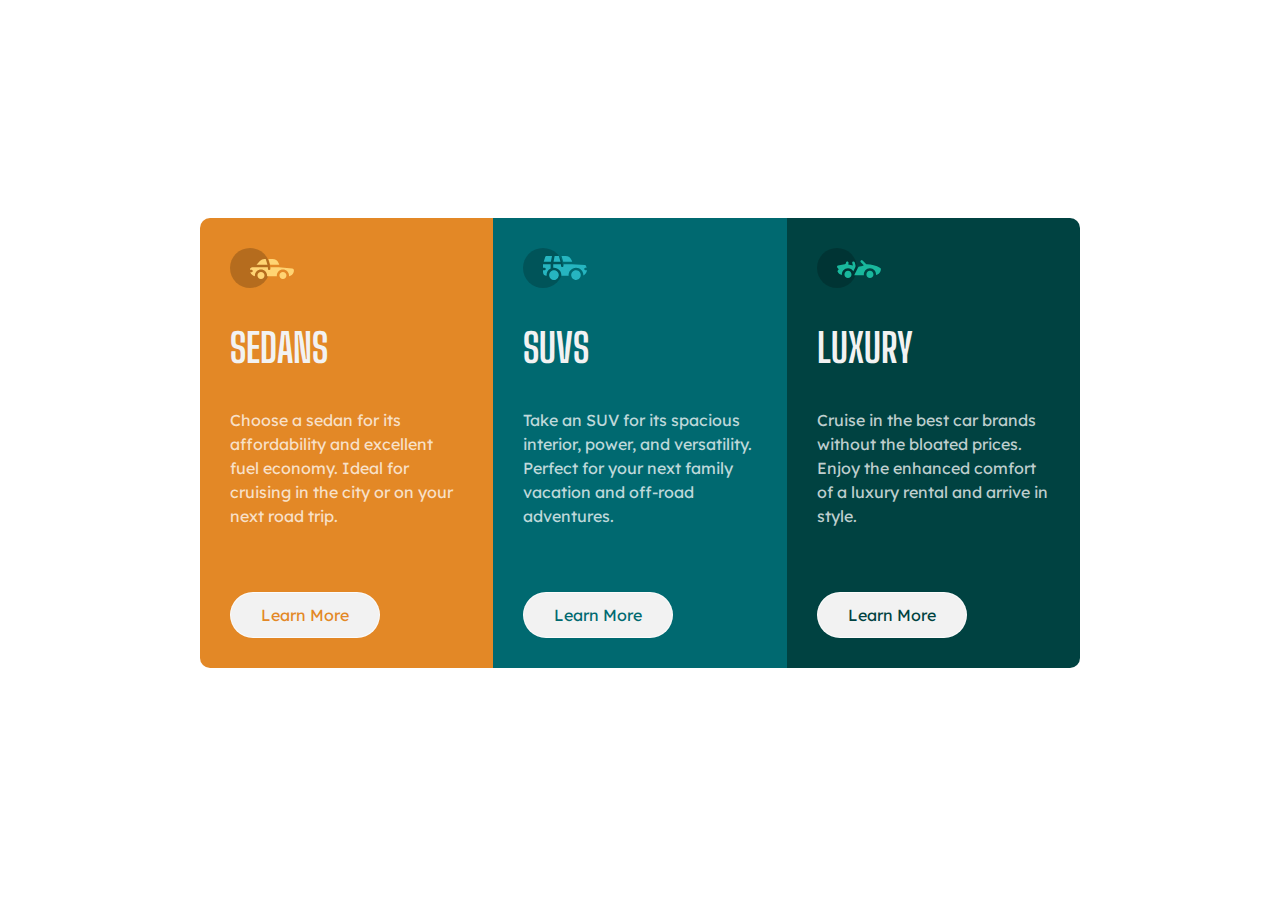
<file: column-preview-card/index.html>
<!DOCTYPE html>
<html lang="en">
  <head>
    <meta charset="UTF-8" />
    <link rel="icon" type="image/png" href="./img/favicon-32x32.png" />
    <meta name="viewport" content="width=device-width, initial-scale=1.0" />
    <title>Preview Card</title>
    <link rel="preconnect" href="https://fonts.googleapis.com" />
    <link rel="preconnect" href="https://fonts.gstatic.com" crossorigin />
    <link
      href="https://fonts.googleapis.com/css2?family=Big+Shoulders+Display:wght@700&family=Lexend+Deca&display=swap"
      rel="stylesheet"
    />
    <link rel="stylesheet" href="style.css" />
  </head>
  <body>
    <main>
      <div class="wrapper">
        <div class="cars">
          <div class="sedan car">
            <img src="img/icon-sedans.svg" alt="Sedan" />
            <h1>sedans</h1>
            <p>
              Choose a sedan for its affordability and excellent fuel economy.
              Ideal for cruising in the city or on your next road trip.
            </p>
            <a class="learn" href="#">learn more</a>
          </div>
          <div class="suvs car">
            <img src="img/icon-suvs.svg" alt="Suvs" />
            <h1>suvs</h1>
            <p>
              Take an SUV for its spacious interior, power, and versatility.
              Perfect for your next family vacation and off-road adventures.
            </p>
            <a class="learn" href="#">learn more</a>
          </div>
          <div class="luxury car">
            <img src="img/icon-luxury.svg" alt="Luxury" />
            <h1>luxury</h1>
            <p>
              Cruise in the best car brands without the bloated prices. Enjoy
              the enhanced comfort of a luxury rental and arrive in style.
            </p>
            <a class="learn" href="#">learn more</a>
          </div>
        </div>
      </div>
    </main>
  </body>
</html>
</file>
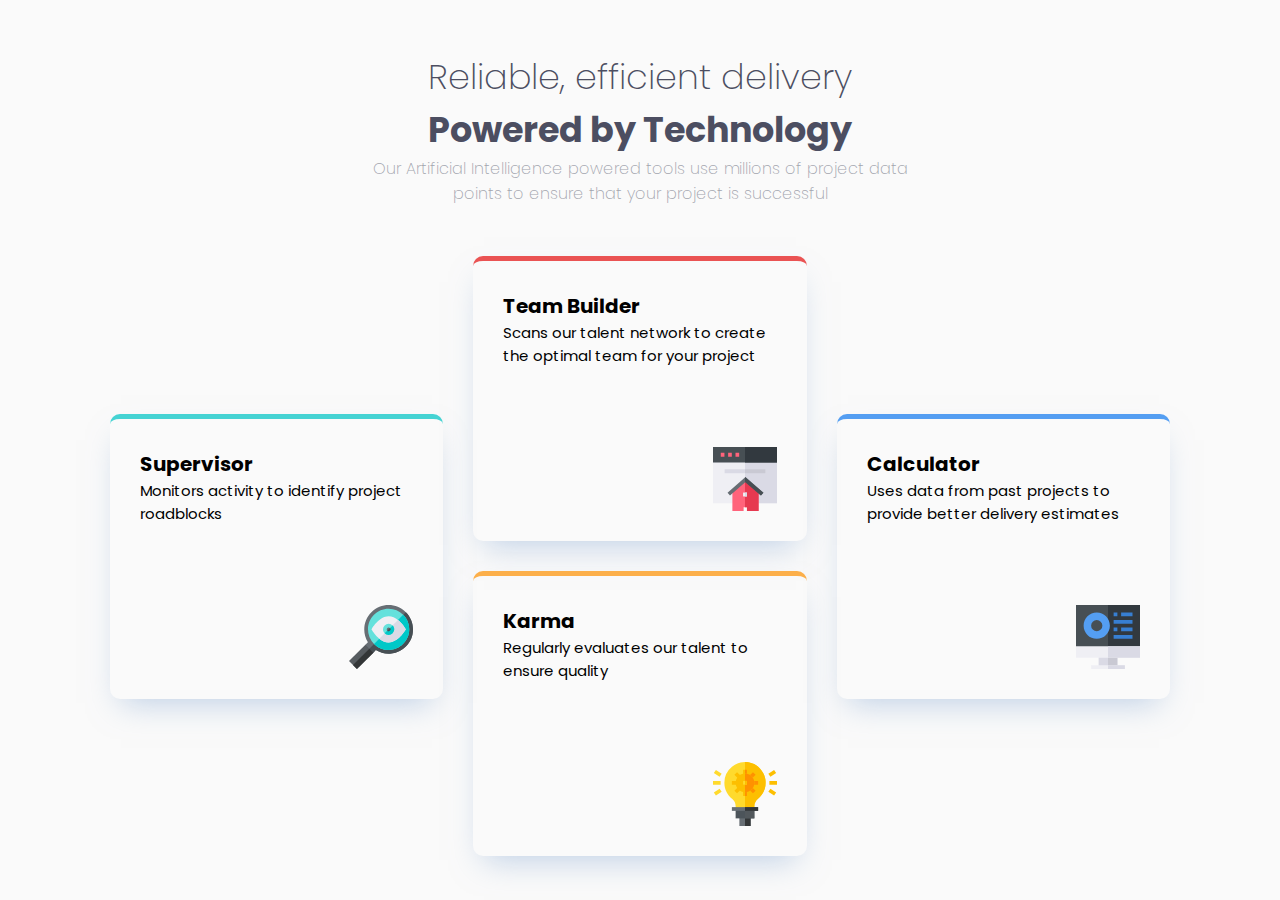
<file: four-card-feature/index.html>
<!DOCTYPE html>
<html lang="en">
  <head>
    <meta charset="UTF-8" />
    <meta name="viewport" content="width=device-width, initial-scale=1.0" />
    <title>Four Card Feature</title>
    <link rel="preconnect" href="https://fonts.googleapis.com" />
    <link rel="preconnect" href="https://fonts.gstatic.com" crossorigin />
    <link
      href="https://fonts.googleapis.com/css2?family=Poppins:wght@200;400;600&display=swap"
      rel="stylesheet"
    />
    <link rel="stylesheet" href="style.css" />
  </head>
  <body>
    <main>
      <div class="container">
        <div class="heading">
          <span>Reliable, efficient delivery</span>
          <h1>Powered by Technology</h1>
          <p>
            Our Artificial Intelligence powered tools use millions of project
            data points to ensure that your project is successful
          </p>
        </div>
        <div class="cards">
          <!-- Js Content Here -->
        </div>
      </div>
    </main>
    <script src="script.js"></script>
  </body>
</html>
</file>
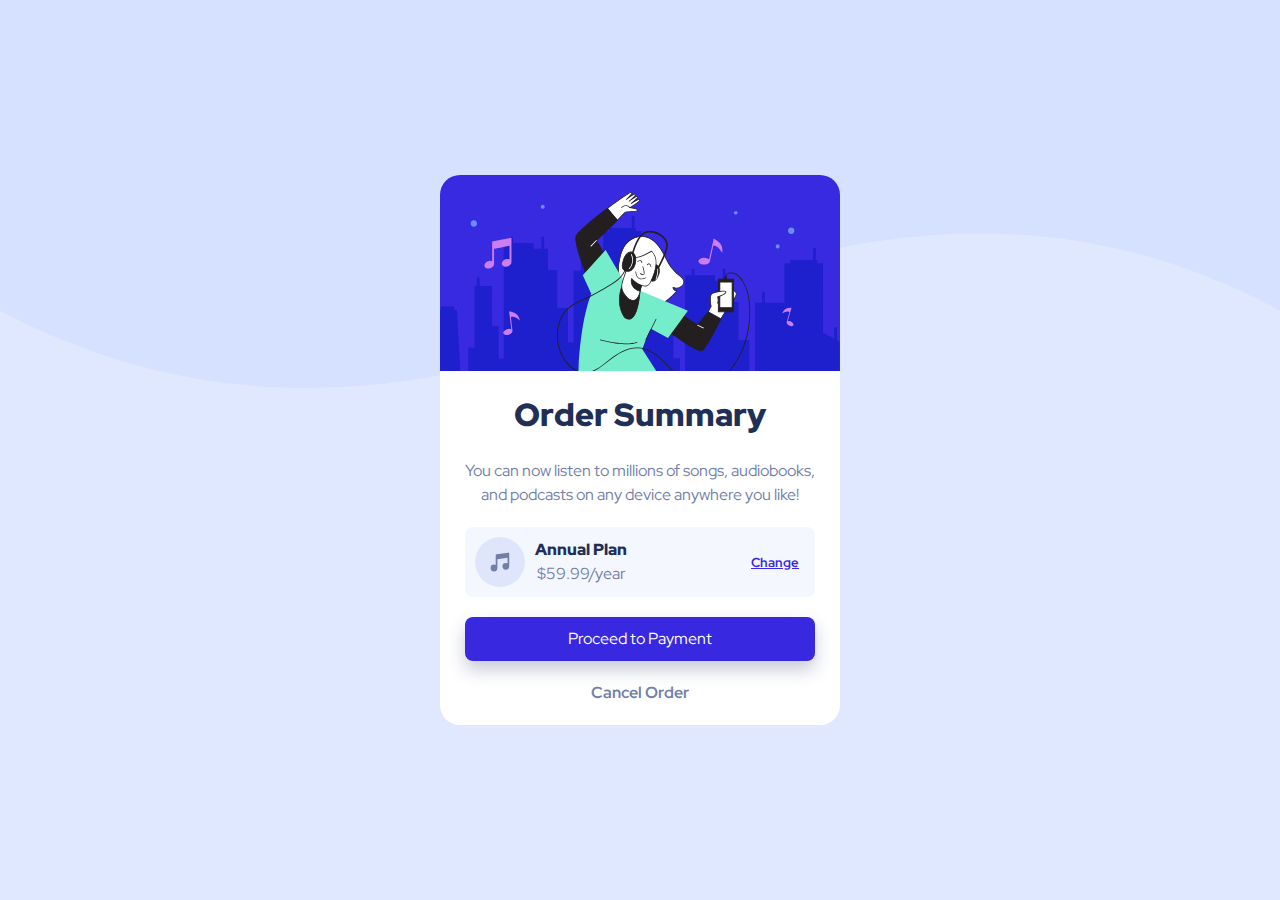
<file: order-summary/index.html>
<!DOCTYPE html>
<html lang="en">
  <head>
    <meta charset="UTF-8" />
    <link rel="icon" type="image/png" href="./img/favicon-32x32.png" />
    <meta name="viewport" content="width=device-width, initial-scale=1.0" />
    <title>Order Summary</title>
    <link rel="preconnect" href="https://fonts.googleapis.com" />
    <link rel="preconnect" href="https://fonts.gstatic.com" crossorigin />
    <link
      href="https://fonts.googleapis.com/css2?family=Red+Hat+Display:wght@500;700;900&display=swap"
      rel="stylesheet"
    />
    <link rel="stylesheet" href="style.css" />
  </head>
  <body>
    <main>
      <div class="container">
        <div class="order">
          <header class="order__header">
            <img src="img/illustration-hero.svg" alt="Summery Hero" />
          </header>
          <div class="order__body">
            <h1>Order Summary</h1>
            <p>
              You can now listen to millions of songs, audiobooks, and podcasts
              on any device anywhere you like!
            </p>
            <div class="order__plan">
              <img src="img/icon-music.svg" alt="Icon Music" />
              <div class="order__desc">
                <p>Annual Plan</p>
                <p>$59.99/year</p>
              </div>
              <button type="button">Change</button>
            </div>
            <a href="#" class="btn__payment">Proceed to Payment</a>
            <a href="#" class="btn__cancel">Cancel Order</a>
          </div>
        </div>
      </div>
    </main>
  </body>
</html>
</file>
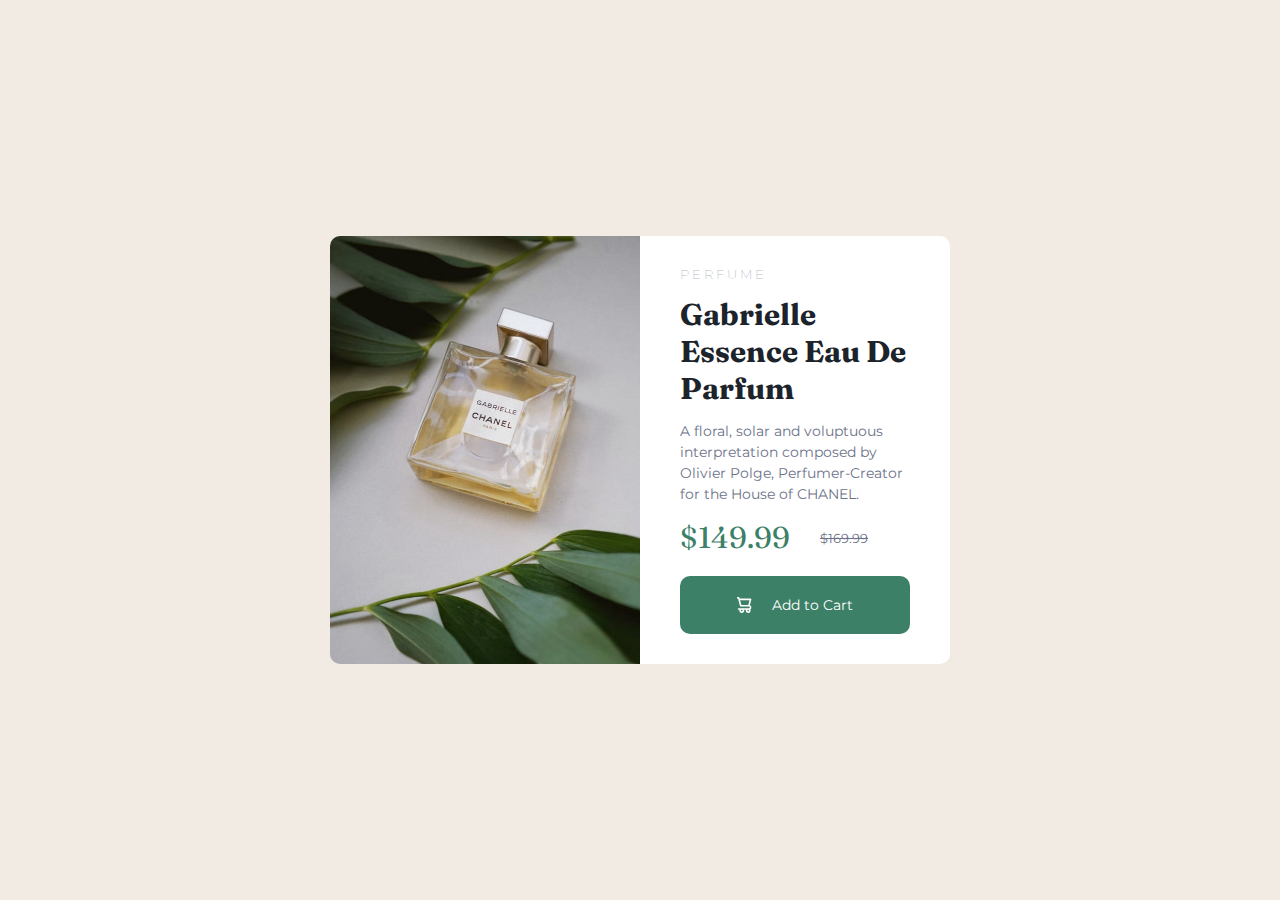
<file: product-preview-card/index.html>
<!DOCTYPE html>
<html lang="en">
  <head>
    <meta charset="UTF-8" />
    <link rel="icon" type="image/png" href="./img/favicon-32x32.png" />
    <meta name="viewport" content="width=device-width, initial-scale=1.0" />
    <title>Product Preview Card</title>
    <link rel="preconnect" href="https://fonts.googleapis.com" />
    <link rel="preconnect" href="https://fonts.gstatic.com" crossorigin />
    <link
      href="https://fonts.googleapis.com/css2?family=Fraunces:opsz,wght@9..144,700&family=Montserrat:wght@500;700&display=swap"
      rel="stylesheet"
    />
    <link rel="stylesheet" href="style.css" />
  </head>
  <body>
    <main>
      <div class="container">
        <div class="card">
          <div class="card__img col"></div>
          <div class="card__content col">
            <span>perfume</span>
            <h1>Gabrielle Essence Eau De Parfum</h1>
            <p>
              A floral, solar and voluptuous interpretation composed by Olivier
              Polge, Perfumer-Creator for the House of CHANEL.
            </p>
            <div class="card__price">
              <p class="current">$149.99</p>
              <small class="prev">$169.99</small>
            </div>
            <button class="btn" type="button">
              <img src="img/icon-cart.svg" alt="" />
              Add to Cart
            </button>
          </div>
        </div>
      </div>
    </main>
  </body>
</html>
</file>
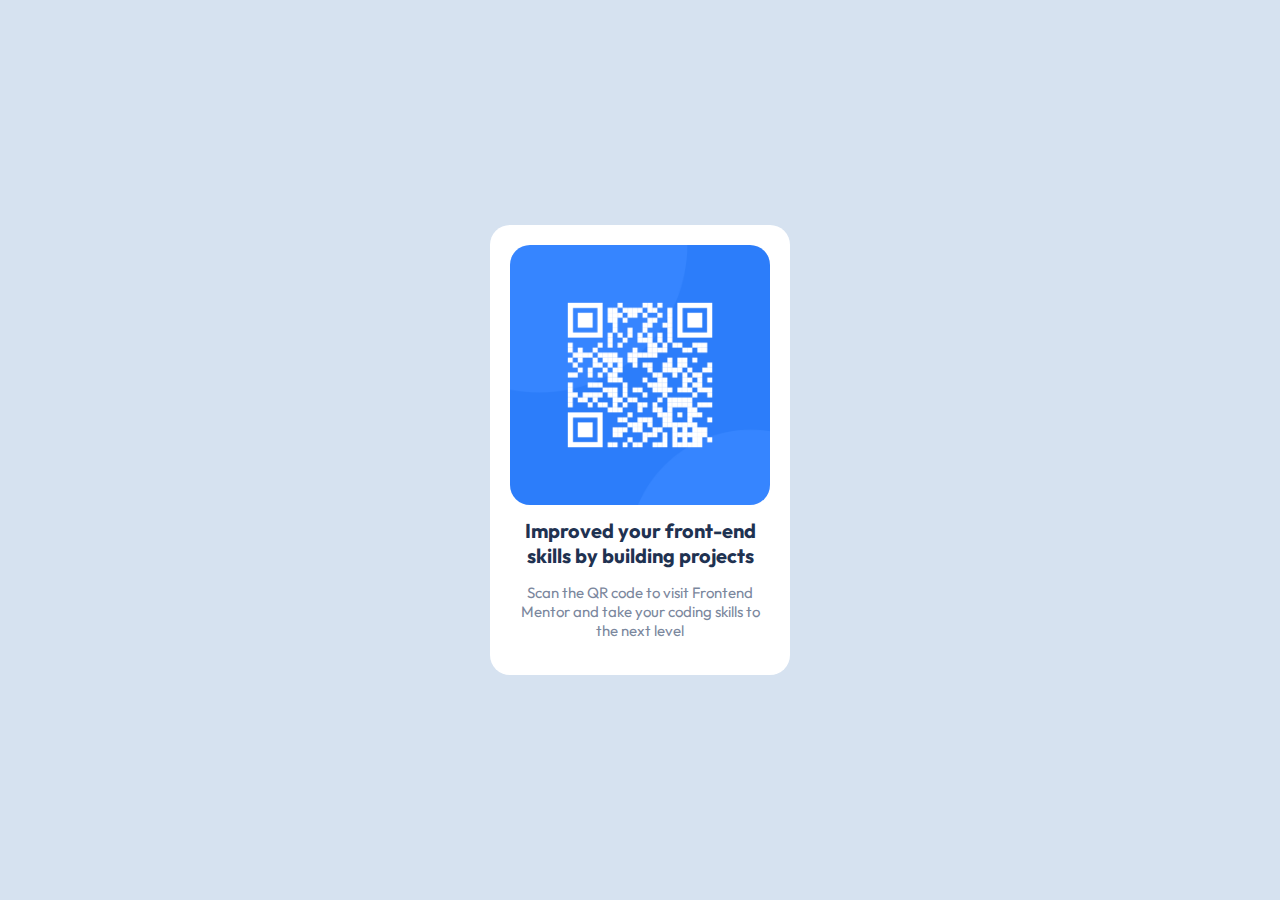
<file: qr-code/index.html>
<!DOCTYPE html>
<html lang="en">
  <head>
    <meta charset="UTF-8" />
    <meta name="viewport" content="width=device-width, initial-scale=1.0" />
    <title>QR Code</title>
    <link rel="preconnect" href="https://fonts.googleapis.com" />
    <link rel="preconnect" href="https://fonts.gstatic.com" crossorigin />
    <link
      href="https://fonts.googleapis.com/css2?family=Outfit:wght@400;700&display=swap"
      rel="stylesheet"
    />
    <link rel="stylesheet" href="style.css" />
  </head>
  <body>
    <main>
      <div class="container">
        <div class="qrcode">
          <div class="qrcode__img">
            <img src="img/image-qr-code.png" alt="Frontend Mentor" />
          </div>
          <div class="qrcode__text">
            <div class="qrcode__heading">
              <h1>Improved your front-end skills by building projects</h1>
            </div>
            <p>
              Scan the QR code to visit Frontend Mentor and take your coding
              skills to the next level
            </p>
          </div>
        </div>
      </div>
    </main>
  </body>
</html>
</file>
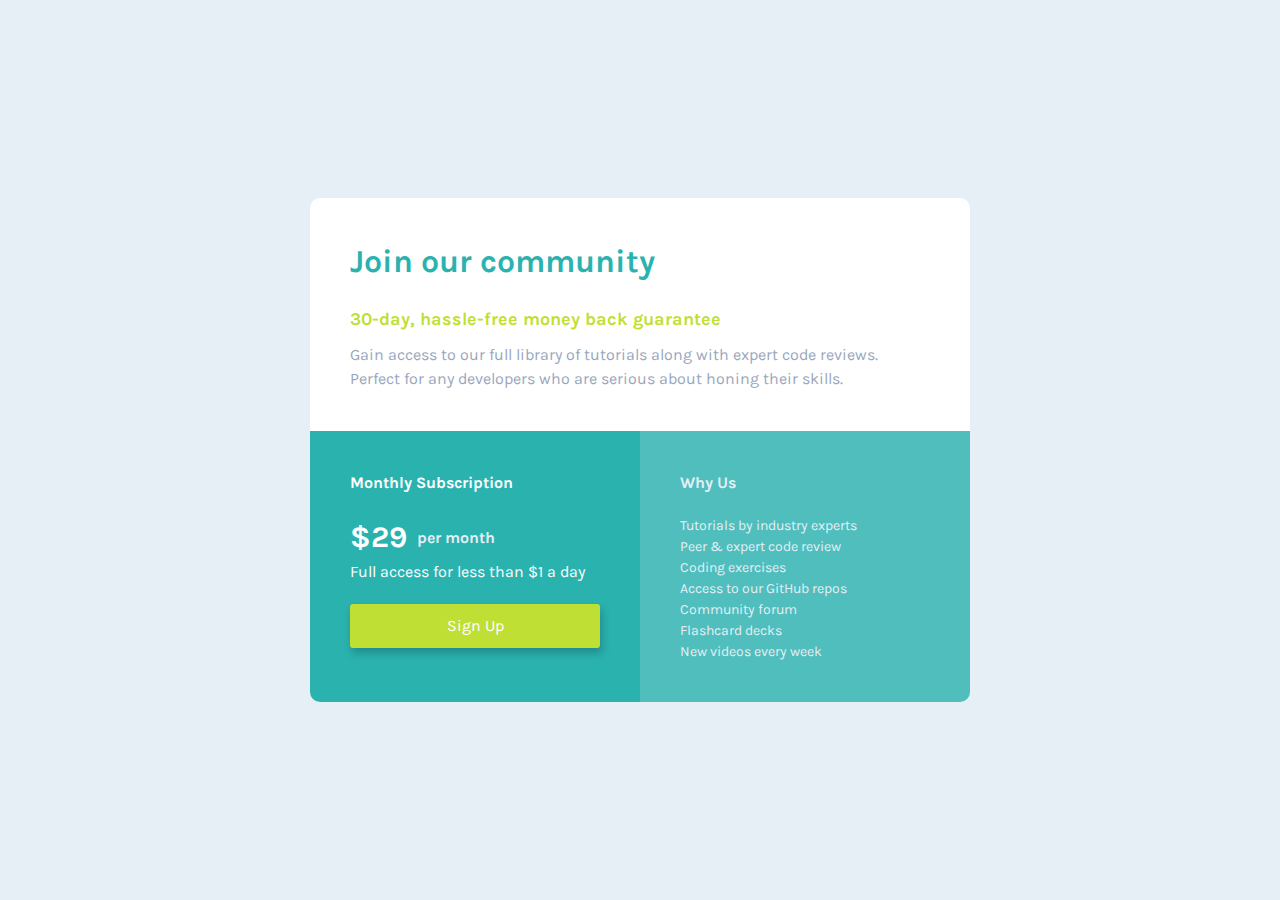
<file: single-price-grid/index.html>
<!DOCTYPE html>
<html lang="en">
  <head>
    <meta charset="UTF-8" />
    <meta name="viewport" content="width=device-width, initial-scale=1.0" />
    <title>Single Price Grid</title>
    <link rel="preconnect" href="https://fonts.googleapis.com" />
    <link rel="preconnect" href="https://fonts.gstatic.com" crossorigin />
    <link
      href="https://fonts.googleapis.com/css2?family=Karla:wght@400;700&display=swap"
      rel="stylesheet"
    />
    <link rel="stylesheet" href="style.css" />
  </head>
  <body>
    <main>
      <div class="wrapper">
        <div class="container">
          <div class="community">
            <h1>Join our community</h1>
            <div></div>
            <p>30-day, hassle-free money back guarantee</p>

            <p>
              Gain access to our full library of tutorials along with expert
              code reviews. Perfect for any developers who are serious about
              honing their skills.
            </p>
          </div>
          <div class="subs">
            <div class="montly col">
              <h2>Monthly Subscription</h2>
              <p class="price">$29 <span>per month</span></p>
              <p>Full access for less than $1 a day</p>
              <a class="signup" href="#">Sign Up</a>
            </div>
            <div class="why col">
              <h2>Why Us</h2>
              <ul>
                <li>Tutorials by industry experts</li>
                <li>Peer & expert code review</li>
                <li>Coding exercises</li>
                <li>Access to our GitHub repos</li>
                <li>Community forum</li>
                <li>Flashcard decks</li>
                <li>New videos every week</li>
              </ul>
            </div>
          </div>
        </div>
      </div>
    </main>
  </body>
</html>
</file>
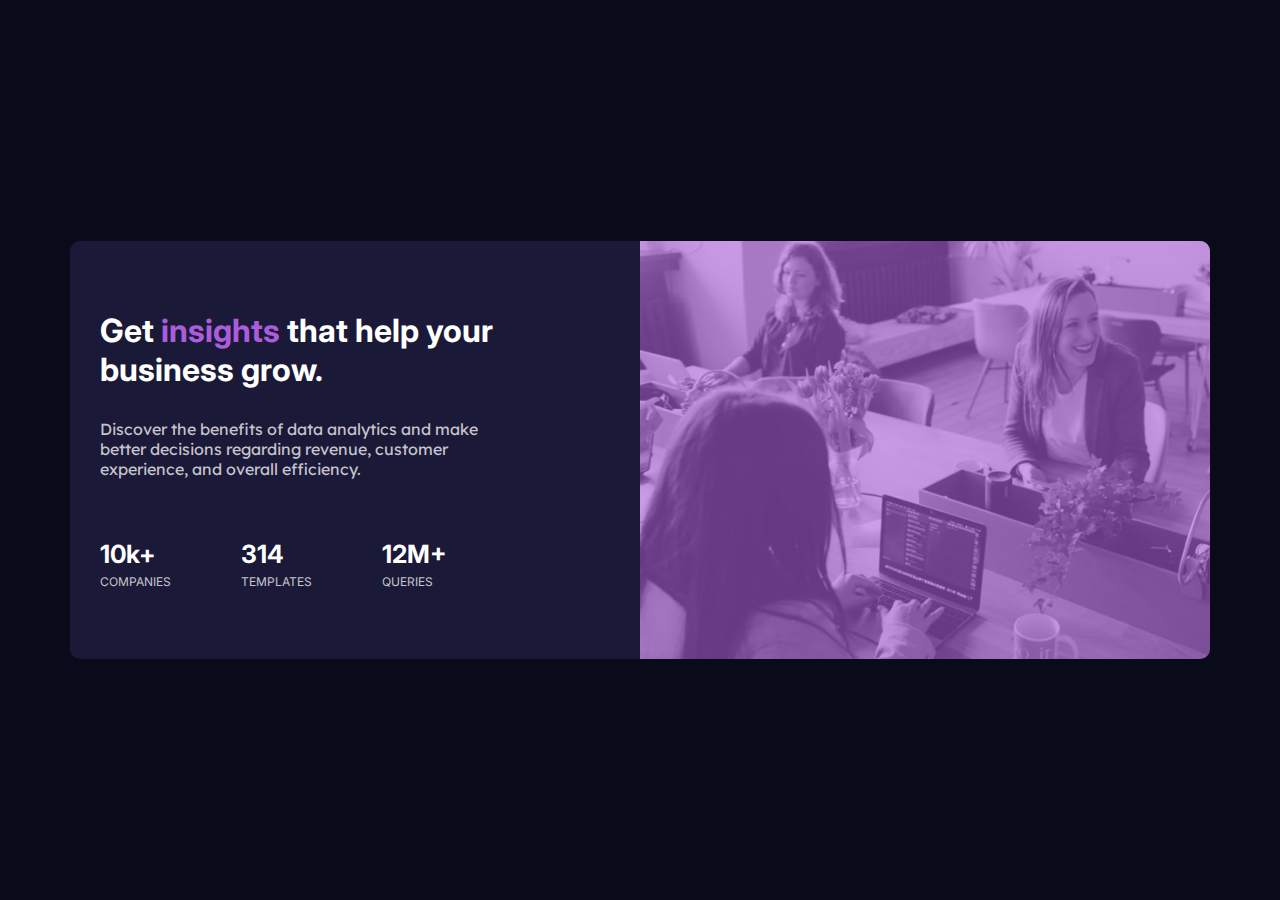
<file: stats-preview-card/index.html>
<!DOCTYPE html>
<html lang="en">
  <head>
    <meta charset="UTF-8" />
    <link rel="icon" type="image/png" href="./img/favicon-32x32.png" />
    <meta name="viewport" content="width=device-width, initial-scale=1.0" />
    <title>Stats Preview Card</title>
    <link rel="preconnect" href="https://fonts.googleapis.com" />
    <link rel="preconnect" href="https://fonts.gstatic.com" crossorigin />
    <link
      href="https://fonts.googleapis.com/css2?family=Inter:wght@400;700&family=Lexend+Deca&display=swap"
      rel="stylesheet"
    />
    <link rel="stylesheet" href="style.css" />
  </head>
  <body>
    <main>
      <div class="container">
        <div class="stats">
          <div class="featuredImg col">
            <img
              src="img/image-header-mobile.jpg"
              alt="Frontend Mentor Staff"
            />
            <div class="overlay"></div>
          </div>
          <div class="content col">
            <div class="text">
              <h1>Get <span>insights</span> that help your business grow.</h1>
              <p>
                Discover the benefits of data analytics and make <br />
                better decisions regarding revenue, customer <br />
                experience, and overall efficiency.
              </p>
              <div class="status">
                <div class="companies">
                  <p>10k+</p>
                  <small>companies</small>
                </div>
                <div class="templates">
                  <p>314</p>
                  <small>templates</small>
                </div>
                <div class="queries">
                  <p>12M+</p>
                  <small>queries</small>
                </div>
              </div>
            </div>
          </div>
        </div>
      </div>
    </main>
  </body>
</html>
</file>
<file: column-preview-card/style.css>
:root {
  --bright-orange: hsl(31, 77%, 52%);
  --dark-cyan: hsl(184, 100%, 22%);
  --very-dark-cyan: hsl(179, 100%, 13%);
  --dark-blue: hsl(218, 44%, 22%);
  --transparent-white: hsla(0, 0%, 100%, 0.75);
  --very-light-gray: hsl(0, 0%, 95%);
  --bs-display-font: 'Big Shoulders Display', sans-serif;
  --lexend-deca-font: 'Lexend Deca', sans-serif;
  --wght-400: 400;
  --wght-700: 700;
}

*,
*::before,
*::after {
  box-sizing: inherit;
  margin: 0;
  padding: 0;
}

html {
  font-size: 62.5%;
}

body {
  color: var(--transparent-white);
  font-family: var(--lexend-deca-font);
  line-height: 1.5;
  font-weight: var(--wght-400);
  background: var(--transparent-white);
}

h1 {
  font-family: var(--bs-display-font);
  color: var(--very-light-gray);
  text-transform: uppercase;
}

.wrapper {
  min-height: 94vh;
  display: flex;
  justify-content: center;
  align-items: center;
  padding: 2rem;
}

.cars {
  width: 88rem;
  border-radius: 1rem;
  overflow: hidden;
}

.sedan {
  background: var(--bright-orange);
}
.suvs {
  background: var(--dark-cyan);
}

.luxury {
  background: var(--very-dark-cyan);
}

.car {
  padding: 3rem;
  display: flex;
  flex-direction: column;
  align-items: flex-start;
  flex: 1;
}

.car img {
  margin-bottom: 3rem;
}

.car h1 {
  font-size: 4rem;
  margin-bottom: 3rem;
}

.car p {
  font-size: 1.6rem;
}

.sedan .learn {
  color: var(--bright-orange);
}

.suvs .learn {
  color: var(--dark-cyan);
}
.luxury .learn {
  color: var(--very-dark-cyan);
}

.car .learn {
  display: inline-block;
  text-decoration: none;
  background: var(--very-light-gray);
  text-transform: capitalize;
  padding: 1rem 3rem;
  font-size: 1.6rem;
  margin-top: 3rem;
  border-radius: 3rem;
  transition: background 0.3s;
  border: 1px solid var(--transparent-white);
}

.car .learn:hover {
  background: transparent;
  color: var(--transparent-white);
  border: 1px solid var(--transparent-white);
}

@media (width >= 45em) {
  .cars {
    display: flex;
    height: 45rem;
  }

  .car .learn {
    margin-top: auto;
  }
}
</file>
<file: four-card-feature/style.css>
:root {
  /* Primary */
  --red: hsl(0, 78%, 62%);
  --cyan: hsl(180, 62%, 55%);
  --orangen: hsl(34, 97%, 64%);
  --blue: hsl(212, 86%, 64%);
  /* Neutral */
  --very-dark-blue: hsla(234, 12%, 34%);
  --grayish-blue: hsl(229, 6%, 66%);
  --very-light-blue: hsl(0, 0%, 98%);

  /* Fonts */
  --poppins-font: 'Poppins', sans-serif;
  --wght-200: 200;
  --wght-400: 400;
  --wght-700: 700;
}

*,
*::before,
*::after {
  box-sizing: inherit;
  margin: 0;
  padding: 0;
}

html {
  font-size: 62.5%;
}

body {
  box-sizing: border-box;
  min-height: 100dvh;
  display: flex;
  /* align-items: center; */
  justify-content: center;
  font-family: var(--poppins-font);
  background: var(--very-light-blue);
  font-size: 1.5rem;
}

img {
  max-width: 100%;
  display: block;
}

.container {
  max-width: 112rem;
}

.heading {
  text-align: center;
  max-width: 57rem;
  margin: 5rem auto;
}

.heading span,
.heading h1 {
  font-size: 3.5rem;
  color: var(--very-dark-blue);
}

.heading h1,
.card h2 {
  font-weight: var(--wght-700);
}

.heading span {
  font-weight: var(--wght-200);
}

.heading p {
  font-size: 1.6rem;
  font-weight: var(--wght-200);
  color: var(--grayish-blue);
}

.cards {
  flex-wrap: wrap;
  justify-content: center;
  align-items: center;
  gap: 3rem;
  margin-inline: 3rem;
}

.card {
  margin-bottom: 3rem;
  border-radius: 1rem;

  padding: 3rem;
  box-shadow: 0px 15px 30px -11px rgba(131, 166, 210, 0.5);
}

.card.supervisor {
  border-top: 0.5rem solid var(--cyan);
}

.card.team {
  border-top: 0.5rem solid var(--red);
}

.card.karma {
  border-top: 0.5rem solid var(--orangen);
}

.card.calculator {
  border-top: 0.5rem solid var(--blue);
}

.cards .col {
  flex: 1;
}

.card .text {
  margin-bottom: 8rem;
}

.card h2 {
  font-size: 2rem;
}

.card img {
  margin-left: auto;
}

@media (width >= 50rem) {
  .cards {
    display: flex;
  }

  .cards .col:nth-of-type(2) > .card {
    margin-bottom: 3rem;
  }
}
</file>
<file: order-summary/style.css>
:root {
  /* Primary */
  --pale-blue: hsl(225, 100%, 94%);
  --bright-blue: hsl(245, 75%, 52%);

  /* Neutral */
  --very-pale-blue: hsl(225, 100%, 98%);
  --desaturated-blue: hsl(224, 23%, 55%);
  --dark-blue: hsl(223, 47%, 23%);

  --wght-400: 500;
  --wght-700: 700;
  --wght-900: 900;
}

*,
*::before,
*::after {
  box-sizing: inherit;
  margin: 0;
}

html {
  font-size: 62.5%;
}

a {
  display: block;
  text-decoration: none;
}

body {
  box-sizing: border-box;
  font-family: 'Red Hat Display', sans-serif;
  background: var(--pale-blue) url('img/pattern-background-mobile.svg')
    no-repeat;
  background-position: left top;
  background-size: contain;
  line-height: 1.5;
}

img {
  width: 100%;
  display: block;
}

.container {
  min-height: 100vh;
  display: flex;
  justify-content: center;
  align-items: center;
}

.order {
  overflow: hidden;
  border-radius: 2rem;
  margin-inline: 2rem;
  max-width: 40rem;
  font-size: 1.6rem;
}

.order__body {
  text-align: center;
  background: #fff;
  padding: 2rem 2.5rem;
}

.order__body h1 {
  color: var(--dark-blue);
  font-weight: var(--wght-900);
}

.order__body > p {
  color: var(--desaturated-blue);
  padding-block: 2rem;
}

.order__plan {
  background: var(--very-pale-blue);
  border-radius: 0.8rem;
  padding: 1rem;

  display: flex;
  align-items: center;
  flex-wrap: wrap;
  justify-content: center;
  gap: 1rem;
}

.order__plan img {
  max-width: 5rem;
}

.order__desc p:nth-of-type(1) {
  color: var(--dark-blue);
  font-weight: var(--wght-900);
}

.order__desc p:nth-of-type(2) {
  color: var(--desaturated-blue);
}

.order__plan button {
  background: transparent;
  outline: 0;
  border: 0;
  color: var(--bright-blue);
  cursor: pointer;
  font-family: 'Red Hat Display', sans-serif;
  text-decoration: underline;
  transition: text-decoration 0.5s ease;
  font-weight: 700;
}

.btn__payment {
  background: var(--bright-blue);
  border-radius: 0.8rem;
  padding: 1rem 3rem;
  color: #fff;
  margin-block: 2rem;
  transition: background 0.5s ease;
  box-shadow: 0 0.875rem 1.75rem rgba(31, 47, 86, 0.25);
}

.order__plan button:hover {
  text-decoration: none;
  color: #766cea;
}

.btn__payment:hover {
  background-color: #766cea;
}

.btn__cancel {
  display: inline-block;
  color: var(--desaturated-blue);
  font-weight: 700;
}

.btn__cancel:hover {
  color: var(--dark-blue);
}

@media (width >= 20rem) {
  .order__plan button {
    margin-left: auto;
  }

  .order__plan {
    justify-content: flex-start;
  }
}

@media (width >= 40rem) {
  body {
    background: var(--pale-blue) url(./img/pattern-background-desktop.svg)
      no-repeat;
    background-position: left top;
    background-size: contain;
  }
}
</file>
<file: product-preview-card/style.css>
:root {
  /* Primary */
  --dark-cyan: hsl(158, 36%, 37%);
  --cream: hsl(30, 38%, 92%);
  /* Neutral */
  --very-dark-blue: hsl(212, 21%, 14%);
  --dark-grayish-blue: hsl(228, 12%, 48%);
  --white: hsl(0, 0%, 100%);

  --fraunces-font: 'Fraunces', serif;
  --montserrat-font: 'Montserrat', sans-serif;
  --wght-400: 400;
  --wght-500: 500;
  --wght-700: 700;
}

*,
*::before,
*::after {
  box-sizing: inherit;
  margin: 0;
  padding: 0;
}

html {
  font-size: 62.5%;
}

body {
  background: var(--cream);
  box-sizing: border-box;
}

body,
button {
  font-family: var(--montserrat-font);
}

img {
  max-width: 100%;
  display: block;
}

.container {
  min-height: 100vh;
  display: flex;
  align-items: center;
  justify-content: center;
}

.card {
  border-radius: 1rem;
  overflow: hidden;
}

.col {
  flex: 1;
  width: 35rem;
  padding: 3rem 4rem;
}

.card__img {
  background: url(img/image-product-mobile.jpg);
  background-size: cover;
  background-position: center;
  height: 30rem;
}

.card__content {
  background: var(--white);
  color: var(--dark-grayish-blue);
}

.card__content span {
  text-transform: uppercase;
  font-size: 1.3rem;
  font-weight: lighter;
  letter-spacing: 0.3rem;
}

.card__content > h1 {
  color: var(--very-dark-blue);
  font-size: 3rem;
  margin-block: 1.4rem;
  font-weight: var(--wght-700);
}

.card__content > p {
  font-size: 1.4rem;
  line-height: 1.5;
  margin-block: 1.4rem;
}

.card__content h1,
.card__price {
  font-family: var(--fraunces-font);
}
.card__price {
  display: flex;
  gap: 3rem;
  align-items: center;
  margin-bottom: 2rem;
}

.card__price .current {
  font-size: 3rem;
  color: var(--dark-cyan);
}

.card__price .prev {
  font-size: 1.3rem;
  font-weight: var(--wght-400);
  text-decoration: line-through;
  font-family: var(--montserrat-font);
}

.btn {
  border: 0;
  outline: 0;
  padding: 2rem 3rem;
  display: flex;
  align-items: center;
  justify-content: center;
  gap: 2rem;
  border-radius: 1rem;
  font-size: 1.4rem;
  background: var(--dark-cyan);
  color: var(--white);
  cursor: pointer;
  width: 100%;
  transition: background 0.5s ease;
}

.btn:hover {
  background: #1a4031;
}

@media (width >= 50em) {
  .card {
    display: flex;
  }
  .card__img {
    background-image: url(img/image-product-desktop.jpg);
    height: auto;
  }

  .col {
    width: 31rem;
  }
}
</file>
<file: qr-code/style.css>
:root {
  --white: hsl(0, 0%, 100%);
  --light-gray: hsl(212, 45%, 89%);
  --grayish-blue: hsl(220, 15%, 55%);
  --dark-blue: hsl(218, 44%, 22%);
  --wght-400: 400;
  --wght-700: 700;
}

*,
*::before,
*::after {
  box-sizing: inherit;
}

html {
  font-size: 62.5%;
}

body {
  font-family: 'Outfit', sans-serif;
  box-sizing: border-box;
  margin: 0;
  font-weight: var(--wght-400);
  color: var(--grayish-blue);
  background: var(--light-gray);
  font-size: 1.5rem;
}

img {
  max-width: 100%;
  display: block;
}

.container {
  min-height: 100vh;
  display: flex;
  justify-content: center;
  align-items: center;
}

.qrcode {
  max-width: 30rem;
  background: var(--white);
  padding: 2rem;
}

.qrcode,
.qrcode__img img {
  border-radius: 2rem;
}

.qrcode__text {
  text-align: center;
}

.qrcode__text h1 {
  font-size: 2rem;
  font-weight: var(--wght-700);
  color: var(--dark-blue);
}
</file>
<file: single-price-grid/style.css>
:root {
  /* Primary */
  --cyan: hsl(179, 62%, 43%);
  --cyan-80: hsl(179, 62%, 43%, 0.8);
  --bright-yellow: hsl(71, 73%, 54%);
  /* Neutral */
  --light-gray: hsl(204, 43%, 93%);
  --grayish-blue: hsl(218, 22%, 67%);
  --wght-400: 400;
  --wght-700: 700;
}

*,
*::before,
*::after {
  box-sizing: inherit;
  margin: 0;
  padding: 0;
}

html {
  font-size: 62.5%;
}

body {
  font-family: 'Karla', sans-serif;
  background: var(--light-gray);
  line-height: 1.5;
  margin: 0;
  font-size: 1.6rem;
}

ul {
  list-style: none;
}

a {
  text-decoration: none;
}

.community,
.montly,
.why {
  padding: 4rem;
}

.wrapper {
  min-height: 100vh;
  display: flex;
  justify-content: center;
  align-items: center;
  margin-inline: 3rem;
}

.container {
  color: #fff;
  border-radius: 1rem;
  overflow: hidden;
  width: 66rem;
}

.community {
  background: #fff;
  color: var(--grayish-blue);
  /* padding-block: 4rem; */
}

.community h1 {
  color: var(--cyan);
  margin-bottom: 2rem;
}

.community p:nth-of-type(1) {
  color: var(--bright-yellow);
  font-weight: var(--wght-700);
  font-size: 1.8rem;
  margin-bottom: 1rem;
}

.subs .col {
  flex: 1;
}

.subs .col h2 {
  font-size: 1.6rem;
  margin-bottom: 2rem;
}

.montly {
  background: var(--cyan);
}
.montly .signup {
  display: block;
  background: var(--bright-yellow);
  color: #fff;
  text-align: center;
  border-radius: 0.3rem;
  padding-block: 1rem;
  margin-top: 2rem;
  box-shadow: 0.2rem 0.5rem 0.8rem 0 hsl(0deg 0% 0% / 21.96%);
}

.price {
  font-size: 3rem;
  display: flex;
  align-items: center;
  gap: 1rem;
  font-weight: var(--wght-700);
}

.price > span {
  color: var(--light-gray);
  font-size: 1.6rem;
}

.why {
  background: var(--cyan-80);
  color: var(--light-gray);
}

.why ul {
  font-size: 1.4rem;
}

@media (width > 30em) {
  .subs {
    display: flex;
  }
}
</file>
<file: stats-preview-card/style.css>
:root {
  /* Primary */
  --very-dark-blue: hsl(233, 47%, 7%);
  --dark-desaturated-blue: hsl(244, 38%, 16%);
  --soft-violet: hsl(277, 64%, 61%);
  /* Neutral */
  --white: hsl(0, 0%, 100%);
  --slightly-transparent-p: hsla(0, 0%, 100%, 0.75);
  --slightly-transparent-stats: hsla(0, 0%, 100%, 0.6);
  --family-inter: 'Inter', sans-serif;
  --family-lexend-deca: 'Lexend Deca', sans-serif;
  --wght-400: 400;
  --wght-700: 700;
}

*,
*::before,
*::after {
  box-sizing: inherit;
  margin: 0;
  padding: 0;
}

html {
  font-size: 62.5%;
}

body {
  box-sizing: border-box;
  font-family: var(--family-inter);
  background: var(--very-dark-blue);
}

img {
  display: block;
  width: 100%;
}

.container {
  min-height: 100vh;
  max-width: 120rem;
  display: flex;
  align-items: center;
  margin: 0 auto;
}

.stats {
  margin: 3rem;
  border-radius: 1rem;
  overflow: hidden;
}

.content {
  color: var(--white);
  background: var(--dark-desaturated-blue);
  text-align: center;
  display: flex;
  align-items: center;
}

.content .text {
  padding: 3rem;
}

.content h1 {
  font-size: clamp(3rem, 2.5vw, 7rem);
  font-weight: var(--wght-700);
}

.content h1 > span {
  color: var(--soft-violet);
}

.content .text > p {
  font-size: 1.6rem;
  margin-top: 3rem;
  margin-bottom: 6rem;
  font-family: var(--family-lexend-deca);
  color: var(--slightly-transparent-p);
}

.status {
  gap: 7rem;
  margin-top: 6rem;
}

.status p {
  color: var() var(--white);
  font-size: 2.5rem;
  font-weight: var(--wght-700);
}

.status small {
  display: inline-block;
  color: var(--slightly-transparent-stats);
  text-transform: uppercase;
  font-size: 1.2rem;
  color: var(--slightly-transparent-p);
  margin-top: 0.5rem;
}

.featuredImg {
  position: relative;
  order: 2;
}

.overlay {
  background: var(--soft-violet);
  opacity: 0.6;
  /* mix-blend-mode: multiply; */
  position: absolute;
  top: 0;
  right: 0;
  left: 0;
  bottom: 0;
}
.col {
  flex: 1;
}
@media (width >= 49rem) {
  .stats {
    display: flex;
  }

  .content {
    padding: 0;
    text-align: left;
  }

  .status {
    display: flex;
  }
}
</file>
